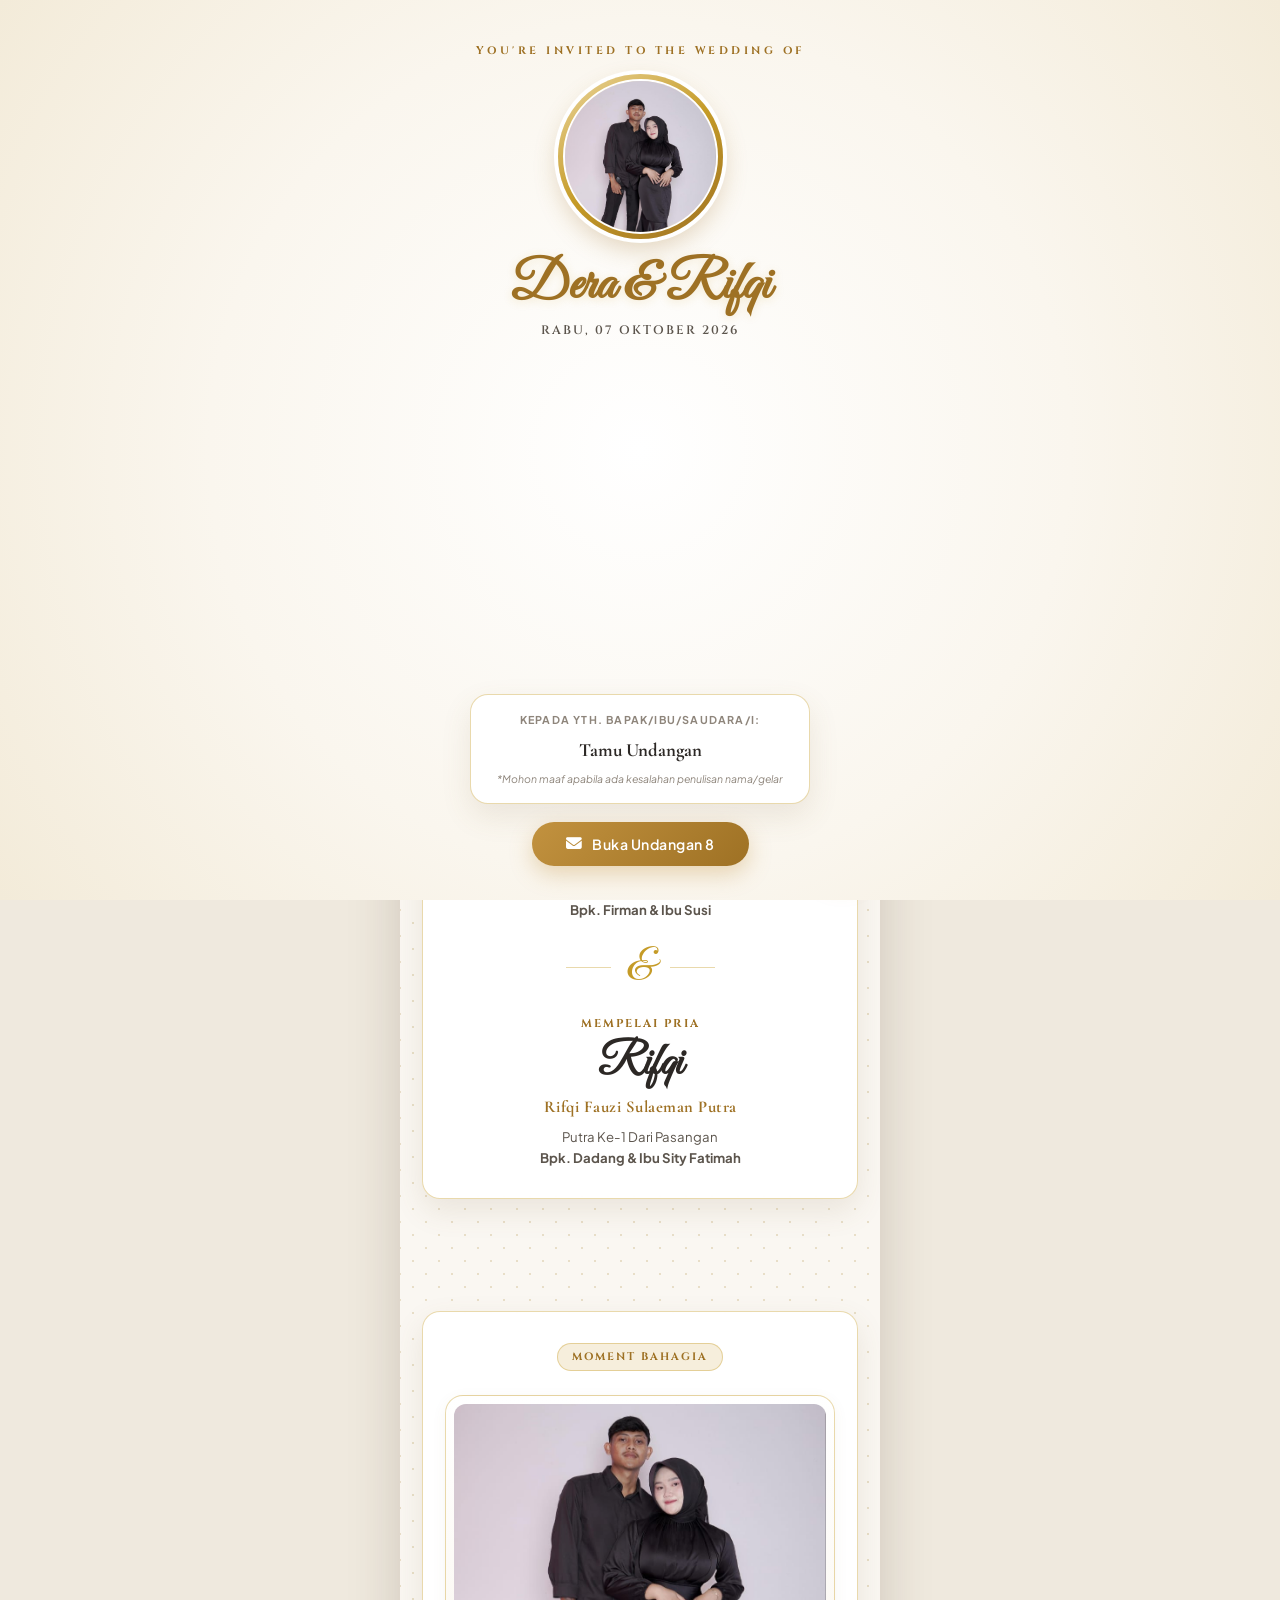
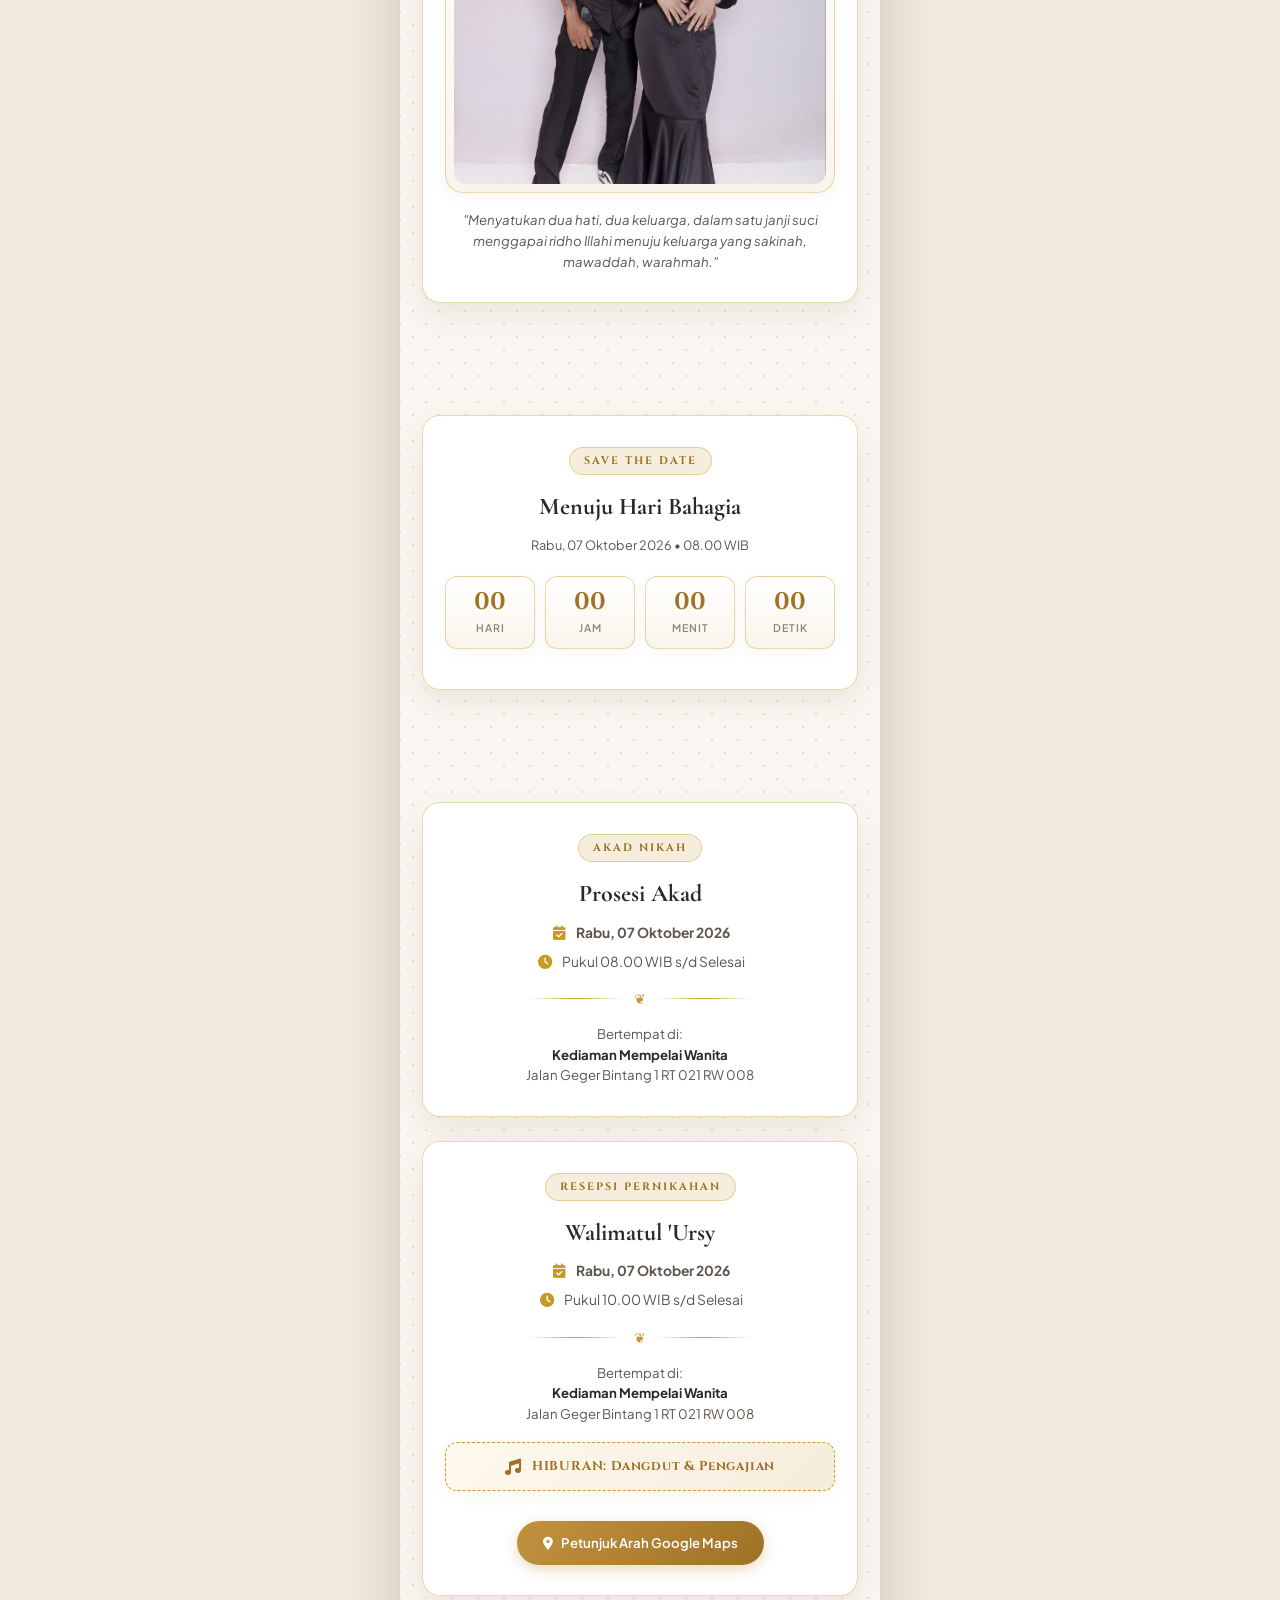
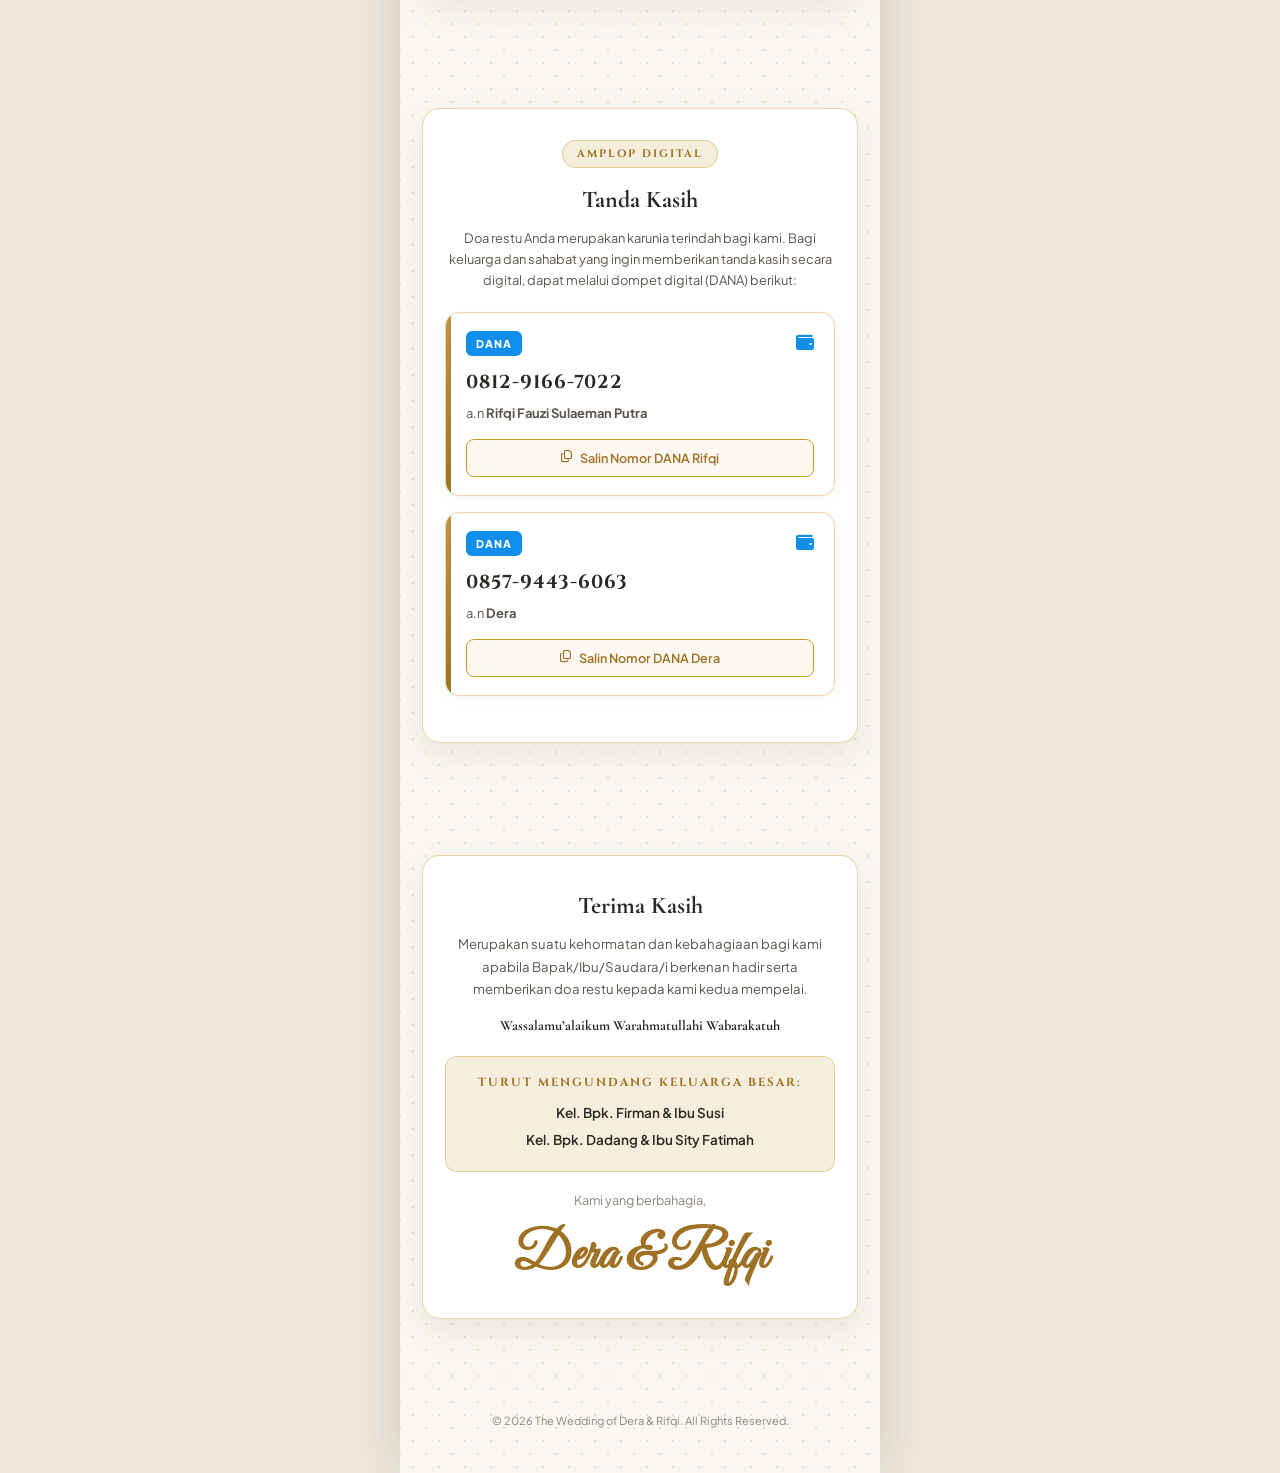
<file: index.html>
<!DOCTYPE html>
<html lang="id">
<head>
  <meta charset="UTF-8">
  <meta name="viewport" content="width=device-width, initial-scale=1.0, maximum-scale=1.0, user-scalable=no">
  <title>The Wedding of Dera &amp; Rifqi | Undangan Pernikahan</title>
  <meta name="description" content="Pernikahan Dera & Rifqi Fauzi Sulaeman Putra - Rabu, 07 Oktober 2026. Merupakan suatu kehormatan dan kebahagiaan bagi kami apabila Bapak/Ibu/Saudara/i berkenan hadir.">

  <!-- Open Graph Meta Tags -->
  <meta property="og:type" content="website">
  <meta property="og:title" content="The Wedding of Dera &amp; Rifqi">
  <meta property="og:description" content="Kami mengundang Bapak/Ibu/Saudara/i untuk menghadiri pernikahan kami pada Rabu, 07 Oktober 2026.">
  <meta property="og:image" content="assets/foto-pengantin.jpg">

  <!-- Favicon -->
  <link rel="icon" href="data:image/svg+xml,<svg xmlns=%22http://www.w3.org/2000/svg%22 viewBox=%220 0 100 100%22><text y=%22.9em%22 font-size=%2290%22>💍</text></svg>">

  <!-- Font Awesome 6 Icons -->
  <link rel="stylesheet" href="https://cdnjs.cloudflare.com/ajax/libs/font-awesome/6.5.1/css/all.min.css">

  <!-- Stylesheet -->
  <link rel="stylesheet" href="style.css">
</head>
<body class="locked">

  <!-- =========================================================================
       AUDIO ELEMENT & FLOATING BUTTON
       ========================================================================= -->
  <audio id="bg-audio" loop src="assets/musik.mp3" preload="auto"></audio>

  <button type="button" id="floatingMusicBtn" class="floating-music-btn" aria-label="Toggle Musik" title="Putar / Jeda Musik">
    <i id="musicIcon" class="fa-solid fa-compact-disc"></i>
  </button>
  <div id="musicHintPill" class="music-hint-pill" style="display: none;">
    <i class="fa-solid fa-volume-high"></i>
    <span>Sentuh layar untuk putar musik</span>
  </div>

  <!-- =========================================================================
       1. COVER OVERLAY (MODAL AWAL / SCREENSHOT THEME)
       ========================================================================= -->
  <div id="coverOverlay" class="cover-overlay">
    <div class="cover-inner">
      
      <!-- Top Content -->
      <div style="width: 100%;">
        <!-- Aksen pita geometris tipis bernuansa emas elegan -->
        <div class="cover-ornament-header">
          <span class="geom-line"></span>
          <span class="header-tag">YOU'RE INVITED TO THE WEDDING OF</span>
          <span class="geom-line reverse"></span>
        </div>

        <!-- Bingkai Foto Pengantin: Circle dengan border ganda emas elegan -->
        <div class="cover-photo-circle-wrap">
          <div class="cover-photo-circle">
            <img 
              src="assets/foto-pengantin.jpeg" 
              alt="Mempelai Dera &amp; Rifqi" 
              onerror="this.onerror=null; this.src='assets/foto-pengantin.jpg';"
            >
          </div>
        </div>

        <!-- Nama Pasangan & Tanggal -->
        <h1 class="cover-names">Dera &amp; Rifqi</h1>
        <p class="cover-date">Rabu, 07 Oktober 2026</p>
      </div>

      <!-- Bottom Content: Kartu Nama Tamu Rounded 18px & Tombol Buka Undangan -->
      <div style="width: 100%;">
        <div class="guest-card-box">
          <p class="guest-card-label">KEPADA YTH. BAPAK/IBU/SAUDARA/I:</p>
          <h2 id="guestNameDisplay" class="guest-card-name">Tamu Undangan</h2>
          <p class="guest-card-sub">*Mohon maaf apabila ada kesalahan penulisan nama/gelar</p>
        </div>

        <button type="button" id="btnOpenInvite" class="btn-open-invite">
          <i class="fa-solid fa-envelope"></i>
          <span id="btnOpenText">Buka Undangan 10</span>
        </button>
      </div>

    </div>
  </div>

  <!-- =========================================================================
       MAIN CONTENT CONTAINER (480PX MOBILE-FIRST)
       ========================================================================= -->
  <div class="main-wrapper">

    <!-- SECTION 1: HERO & PEMBUKA ISLAMI -->
    <section class="section-pad reveal-item" style="padding-top: 48px;">
      <span class="section-tag">The Wedding Celebration</span>
      <h2 class="hero-names">Dera &amp; Rifqi</h2>
      <p class="hero-date">Rabu, 07 Oktober 2026</p>

      <div class="ornament-divider">
        <span class="line"></span>
        <span class="icon">❦</span>
        <span class="line"></span>
      </div>

      <div class="card-luxury">
        <p class="arabic-basmalah">بِسْمِ اللَّهِ الرَّحْمَٰنِ الرَّحِيمِ</p>
        <h3 class="salam-heading">Assalamu’alaikum Warahmatullahi Wabarakatuh</h3>
        <p style="font-size: 0.88rem; line-height: 1.7; color: var(--text-body);">
          Maha Suci Allah SWT yang telah menciptakan makhluk-Nya berpasang-pasangan. Dengan memohon rahmat dan ridho-Nya, kami bermaksud mengundang Bapak/Ibu/Saudara/i untuk menghadiri syukuran pernikahan kami.
        </p>

        <div class="ornament-divider" style="margin: 14px auto;">
          <span class="line"></span>
          <span class="icon">✦</span>
          <span class="line"></span>
        </div>

        <p class="quote-verse">
          "Dan di antara tanda-tanda kekuasaan-Nya ialah Dia menciptakan untukmu isteri-isteri dari jenismu sendiri, supaya kamu cenderung dan merasa tenteram kepadanya, dan dijadikan-Nya diantaramu rasa kasih dan sayang."<br>
          <strong>(QS. Ar-Rum: 21)</strong>
        </p>
      </div>
    </section>

    <!-- SECTION 2: PROFIL KEDUA MEMPELAI -->
    <section class="section-pad reveal-item">
      <div class="card-luxury">
        
        <!-- Mempelai Wanita -->
        <div>
          <p class="couple-role">Mempelai Wanita</p>
          <h3 class="couple-name">Dera</h3>
          <p class="couple-parents">
            Putri Ke-1 Dari Pasangan<br>
            <strong>Bpk. Firman &amp; Ibu Susi</strong>
          </p>
        </div>

        <!-- Ampersand -->
        <div class="ampersand-divider">&amp;</div>

        <!-- Mempelai Pria -->
        <div>
          <p class="couple-role">Mempelai Pria</p>
          <h3 class="couple-name" style="font-size: 2.9rem;">Rifqi</h3>
          <p class="couple-fullname">Rifqi Fauzi Sulaeman Putra</p>
          <p class="couple-parents">
            Putra Ke-1 Dari Pasangan<br>
            <strong>Bpk. Dadang &amp; Ibu Sity Fatimah</strong>
          </p>
        </div>

      </div>
    </section>

    <!-- SECTION 3: 1 GALERI FOTO SPESIAL -->
    <section class="section-pad reveal-item">
      <div class="card-luxury">
        <span class="section-tag">Moment Bahagia</span>
        <div class="special-photo-card">
          <img 
            src="assets/foto-pengantin.jpeg" 
            alt="Mempelai Dera &amp; Rifqi" 
            loading="lazy"
            onerror="this.onerror=null; this.src='assets/foto-pengantin.jpg';"
          >
        </div>
        <p class="special-photo-caption">
          "Menyatukan dua hati, dua keluarga, dalam satu janji suci menggapai ridho Illahi menuju keluarga yang sakinah, mawaddah, warahmah."
        </p>
      </div>
    </section>

    <!-- SECTION 4: COUNTDOWN TIMER -->
    <section class="section-pad reveal-item">
      <div class="card-luxury">
        <span class="section-tag">Save The Date</span>
        <h3 class="section-title">Menuju Hari Bahagia</h3>
        <p style="font-size: 0.85rem; color: var(--text-body);">Rabu, 07 Oktober 2026 • 08.00 WIB</p>

        <div class="countdown-grid">
          <div class="countdown-box">
            <span class="countdown-number" id="timerDays">00</span>
            <span class="countdown-label">Hari</span>
          </div>
          <div class="countdown-box">
            <span class="countdown-number" id="timerHours">00</span>
            <span class="countdown-label">Jam</span>
          </div>
          <div class="countdown-box">
            <span class="countdown-number" id="timerMinutes">00</span>
            <span class="countdown-label">Menit</span>
          </div>
          <div class="countdown-box">
            <span class="countdown-number" id="timerSeconds">00</span>
            <span class="countdown-label">Detik</span>
          </div>
        </div>
      </div>
    </section>

    <!-- SECTION 5: DETAIL RANGKAIAN ACARA -->
    <section class="section-pad reveal-item">
      
      <!-- Card Akad Nikah -->
      <div class="card-luxury">
        <span class="section-tag">Akad Nikah</span>
        <h3 class="section-title">Prosesi Akad</h3>
        
        <div class="event-info-row">
          <i class="fa-solid fa-calendar-check"></i>
          <strong>Rabu, 07 Oktober 2026</strong>
        </div>

        <div class="event-info-row">
          <i class="fa-solid fa-clock"></i>
          <span>Pukul 08.00 WIB s/d Selesai</span>
        </div>

        <div class="ornament-divider" style="margin: 14px auto;">
          <span class="line"></span>
          <span class="icon">❦</span>
          <span class="line"></span>
        </div>

        <p class="event-address">
          Bertempat di:<br>
          <strong style="color: var(--text-dark);">Kediaman Mempelai Wanita</strong><br>
          Jalan Geger Bintang 1 RT 021 RW 008
        </p>
      </div>

      <!-- Card Resepsi Pernikahan -->
      <div class="card-luxury">
        <span class="section-tag">Resepsi Pernikahan</span>
        <h3 class="section-title">Walimatul 'Ursy</h3>
        
        <div class="event-info-row">
          <i class="fa-solid fa-calendar-check"></i>
          <strong>Rabu, 07 Oktober 2026</strong>
        </div>

        <div class="event-info-row">
          <i class="fa-solid fa-clock"></i>
          <span>Pukul 10.00 WIB s/d Selesai</span>
        </div>

        <div class="ornament-divider" style="margin: 14px auto;">
          <span class="line"></span>
          <span class="icon">❦</span>
          <span class="line"></span>
        </div>

        <p class="event-address">
          Bertempat di:<br>
          <strong style="color: var(--text-dark);">Kediaman Mempelai Wanita</strong><br>
          Jalan Geger Bintang 1 RT 021 RW 008
        </p>

        <!-- Keterangan Tambahan Hiburan -->
        <div class="entertainment-banner">
          <i class="fa-solid fa-music"></i>
          <span>HIBURAN: Dangdut &amp; Pengajian</span>
        </div>

        <!-- Tombol Petunjuk Arah Google Maps -->
        <a 
          href="https://maps.app.goo.gl/irq2x6VBuExFB4FT8" 
          target="_blank" 
          rel="noopener noreferrer" 
          class="btn-gmaps"
        >
          <i class="fa-solid fa-location-dot"></i>
          <span>Petunjuk Arah Google Maps</span>
        </a>
      </div>

    </section>

    <!-- SECTION 6: TANDA KASIH / AMPLOP DIGITAL DANA -->
    <section class="section-pad reveal-item">
      <div class="card-luxury">
        <span class="section-tag">Amplop Digital</span>
        <h3 class="section-title">Tanda Kasih</h3>
        <p style="font-size: 0.86rem; color: var(--text-body); margin-bottom: 20px;">
          Doa restu Anda merupakan karunia terindah bagi kami. Bagi keluarga dan sahabat yang ingin memberikan tanda kasih secara digital, dapat melalui dompet digital (DANA) berikut:
        </p>

        <!-- Kartu 1: DANA a.n Rifqi Fauzi Sulaeman Putra -->
        <div class="dana-card">
          <div class="dana-card-top">
            <span class="dana-badge">DANA</span>
            <i class="fa-solid fa-wallet" style="color: #108EE9; font-size: 1.2rem;"></i>
          </div>
          <div class="dana-number">0812-9166-7022</div>
          <p class="dana-owner">a.n <strong>Rifqi Fauzi Sulaeman Putra</strong></p>
          <button 
            type="button" 
            class="btn-copy-dana" 
            id="btnCopyRifqi" 
            onclick="copyDanaNumber('081291667022', 'btnCopyRifqi', 'Salin Nomor DANA Rifqi')"
          >
            <i class="fa-regular fa-copy"></i>
            <span>Salin Nomor DANA Rifqi</span>
          </button>
        </div>

        <!-- Kartu 2: DANA a.n Dera -->
        <div class="dana-card">
          <div class="dana-card-top">
            <span class="dana-badge">DANA</span>
            <i class="fa-solid fa-wallet" style="color: #108EE9; font-size: 1.2rem;"></i>
          </div>
          <div class="dana-number">0857-9443-6063</div>
          <p class="dana-owner">a.n <strong>Dera</strong></p>
          <button 
            type="button" 
            class="btn-copy-dana" 
            id="btnCopyDera" 
            onclick="copyDanaNumber('085794436063', 'btnCopyDera', 'Salin Nomor DANA Dera')"
          >
            <i class="fa-regular fa-copy"></i>
            <span>Salin Nomor DANA Dera</span>
          </button>
        </div>

      </div>
    </section>

    <!-- SECTION 7: PENUTUP & KELUARGA BESAR -->
    <section class="section-pad reveal-item">
      <div class="card-luxury">
        <h3 class="section-title">Terima Kasih</h3>
        <p style="font-size: 0.88rem; line-height: 1.7; color: var(--text-body); margin-bottom: 14px;">
          Merupakan suatu kehormatan dan kebahagiaan bagi kami apabila Bapak/Ibu/Saudara/i berkenan hadir serta memberikan doa restu kepada kami kedua mempelai.
        </p>

        <p class="salam-heading" style="font-size: 0.95rem; margin-bottom: 16px;">
          Wassalamu’alaikum Warahmatullahi Wabarakatuh
        </p>

        <!-- Nama Keluarga Besar -->
        <div class="family-box">
          <p class="family-title">Turut Mengundang Keluarga Besar:</p>
          <p class="family-name">Kel. Bpk. Firman &amp; Ibu Susi</p>
          <p class="family-name">Kel. Bpk. Dadang &amp; Ibu Sity Fatimah</p>
        </div>

        <p style="font-size: 0.84rem; color: var(--text-muted); margin-top: 14px;">Kami yang berbahagia,</p>
        <h2 class="closing-signature">Dera &amp; Rifqi</h2>
      </div>
    </section>

    <!-- FOOTER -->
    <footer class="footer-bar">
      <p>&copy; 2026 The Wedding of Dera &amp; Rifqi. All Rights Reserved.</p>
    </footer>

  </div>

  <!-- Toast Notification -->
  <div id="toastNotice" class="toast-notice">
    <i class="fa-solid fa-circle-check"></i>
    <span id="toastNoticeText">Nomor DANA berhasil disalin!</span>
  </div>

  <!-- JavaScript -->
  <script src="script.js"></script>
</body>
</html>
</file>
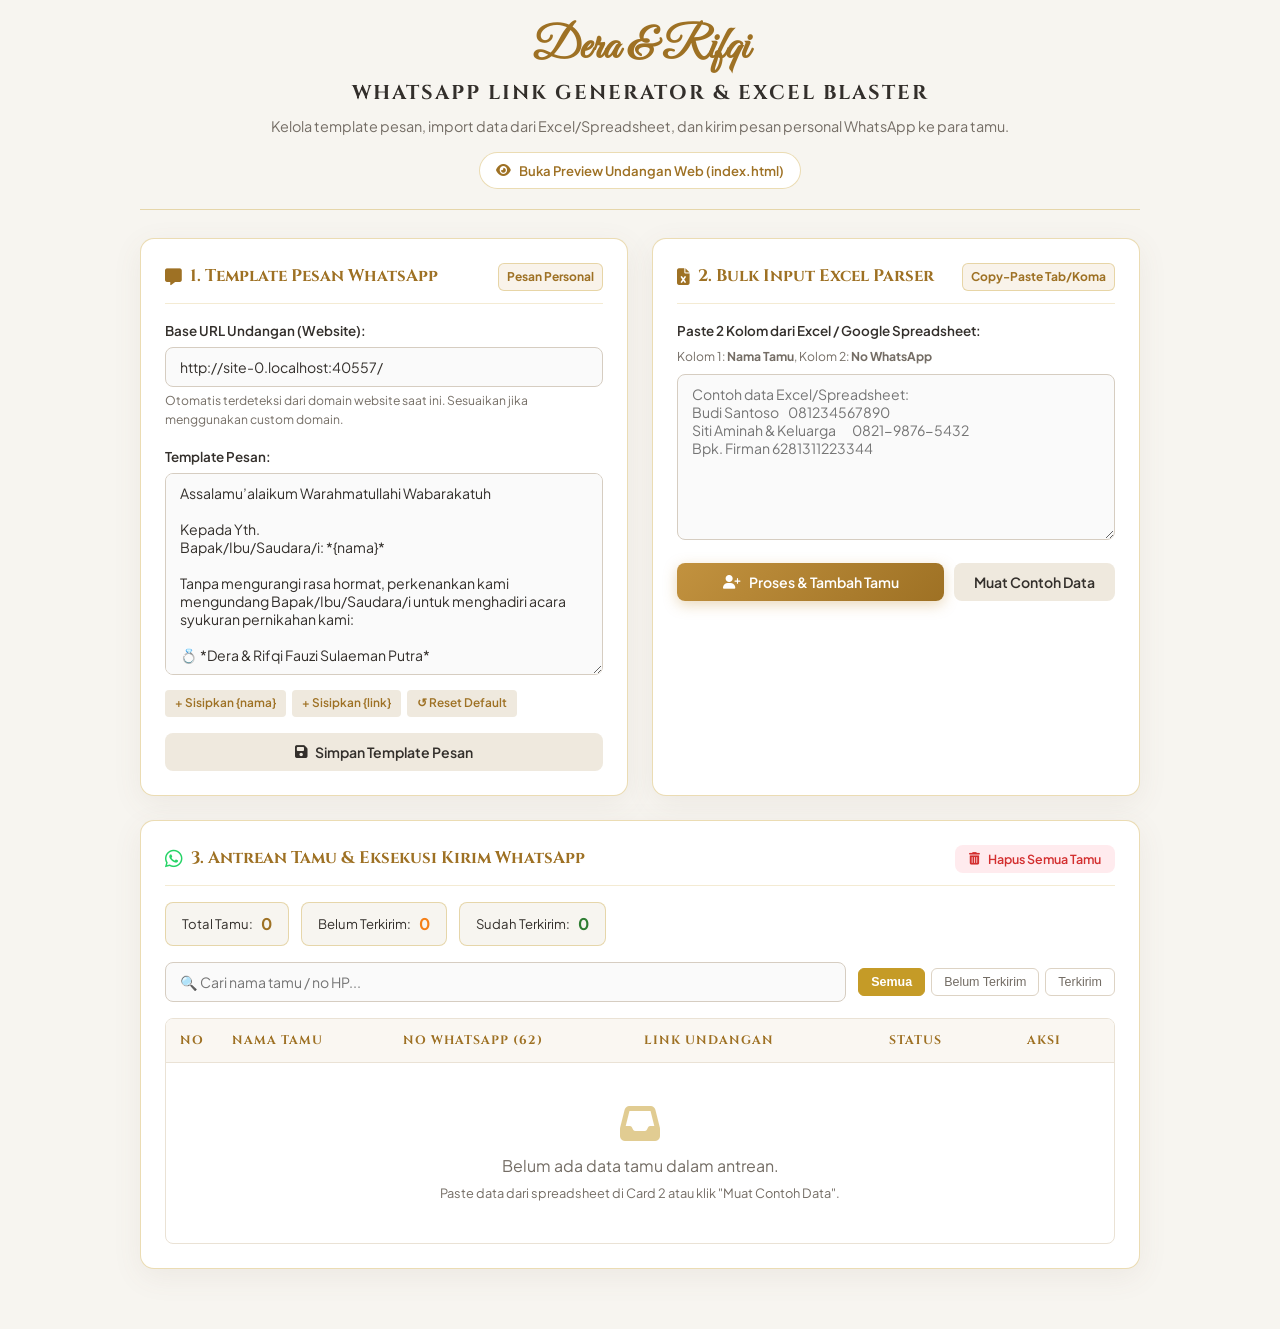
<file: generator.html>
<!DOCTYPE html>
<html lang="id">
<head>
  <meta charset="UTF-8">
  <meta name="viewport" content="width=device-width, initial-scale=1.0">
  <title>WhatsApp Link Generator &amp; Excel Blaster | Dera &amp; Rifqi</title>
  <meta name="description" content="Dashboard Generator Link Undangan dan WhatsApp Sender Pernikahan Dera & Rifqi.">
  
  <link rel="icon" href="data:image/svg+xml,<svg xmlns=%22http://www.w3.org/2000/svg%22 viewBox=%220 0 100 100%22><text y=%22.9em%22 font-size=%2290%22>💌</text></svg>">
  
  <!-- Font Awesome 6 Icons -->
  <link rel="stylesheet" href="https://cdnjs.cloudflare.com/ajax/libs/font-awesome/6.5.1/css/all.min.css">

  <!-- Google Fonts -->
  <link rel="preconnect" href="https://fonts.googleapis.com">
  <link rel="preconnect" href="https://fonts.gstatic.com" crossorigin>
  <link href="https://fonts.googleapis.com/css2?family=Cinzel:wght@600;700&family=Great+Vibes&family=Plus+Jakarta+Sans:wght@400;500;600;700&display=swap" rel="stylesheet">

  <style>
    :root {
      --bg-body: #F7F5F0;
      --bg-card: #FFFFFF;
      --gold-primary: #C59B27;
      --gold-dark: #9E7124;
      --gold-light: #F9F3EA;
      --gold-border: rgba(197, 155, 39, 0.35);
      --text-main: #332F2B;
      --text-muted: #746D65;
      --wa-green: #25D366;
      --radius-sm: 8px;
      --radius-md: 14px;
      --radius-lg: 20px;
      --shadow: 0 8px 30px rgba(110, 95, 75, 0.08);
      --font-body: 'Plus Jakarta Sans', sans-serif;
      --font-title: 'Cinzel', serif;
      --font-script: 'Great Vibes', cursive;
    }

    * {
      box-sizing: border-box;
      margin: 0;
      padding: 0;
    }

    body {
      background-color: var(--bg-body);
      color: var(--text-main);
      font-family: var(--font-body);
      line-height: 1.6;
      padding: 24px 16px 60px 16px;
    }

    .container {
      max-width: 1000px;
      margin: 0 auto;
    }

    /* Header */
    .app-header {
      text-align: center;
      margin-bottom: 28px;
      padding-bottom: 20px;
      border-bottom: 1px solid var(--gold-border);
    }

    .app-title-script {
      font-family: var(--font-script);
      font-size: 2.8rem;
      color: var(--gold-dark);
      line-height: 1.1;
    }

    .app-title {
      font-family: var(--font-title);
      font-size: 1.25rem;
      letter-spacing: 2px;
      color: var(--text-main);
      margin-top: 4px;
      text-transform: uppercase;
      font-weight: 700;
    }

    .app-desc {
      font-size: 0.9rem;
      color: var(--text-muted);
      margin-top: 6px;
    }

    .nav-links {
      margin-top: 14px;
      display: flex;
      justify-content: center;
      gap: 12px;
    }

    .btn-nav {
      display: inline-flex;
      align-items: center;
      gap: 8px;
      font-size: 0.82rem;
      font-weight: 600;
      color: var(--gold-dark);
      text-decoration: none;
      padding: 7px 16px;
      background: #FFFFFF;
      border: 1px solid var(--gold-border);
      border-radius: 9999px;
      transition: all 0.2s ease;
    }

    .btn-nav:hover {
      background: var(--gold-primary);
      color: #FFFFFF;
      border-color: var(--gold-primary);
    }

    /* Grid Layout */
    .dashboard-grid {
      display: grid;
      grid-template-columns: 1fr;
      gap: 24px;
    }

    @media (min-width: 860px) {
      .dashboard-grid {
        grid-template-columns: 1fr 1fr;
      }
      .card-full {
        grid-column: span 2;
      }
    }

    /* Cards */
    .card {
      background: var(--bg-card);
      border: 1px solid var(--gold-border);
      border-radius: var(--radius-md);
      box-shadow: var(--shadow);
      padding: 24px;
      position: relative;
    }

    .card-header {
      display: flex;
      align-items: center;
      justify-content: space-between;
      margin-bottom: 16px;
      padding-bottom: 12px;
      border-bottom: 1px solid rgba(197, 155, 39, 0.2);
    }

    .card-title {
      font-family: var(--font-title);
      font-size: 1.05rem;
      font-weight: 700;
      color: var(--gold-dark);
      display: flex;
      align-items: center;
      gap: 8px;
    }

    .card-title-badge {
      background: var(--gold-light);
      color: var(--gold-dark);
      font-size: 0.75rem;
      font-weight: 700;
      padding: 3px 8px;
      border-radius: 6px;
      border: 1px solid var(--gold-border);
    }

    /* Form Controls */
    .form-group {
      margin-bottom: 16px;
    }

    .form-label {
      display: block;
      font-size: 0.84rem;
      font-weight: 600;
      color: var(--text-main);
      margin-bottom: 6px;
    }

    .form-hint {
      font-size: 0.76rem;
      color: var(--text-muted);
      margin-top: 4px;
    }

    .form-input,
    .form-textarea {
      width: 100%;
      padding: 10px 14px;
      border: 1px solid #D6CDC1;
      border-radius: var(--radius-sm);
      font-family: var(--font-body);
      font-size: 0.88rem;
      color: var(--text-main);
      background: #FAFAFA;
      transition: border-color 0.2s, box-shadow 0.2s;
    }

    .form-input:focus,
    .form-textarea:focus {
      outline: none;
      border-color: var(--gold-primary);
      box-shadow: 0 0 0 3px rgba(197, 155, 39, 0.2);
      background: #FFFFFF;
    }

    .form-textarea {
      resize: vertical;
      min-height: 160px;
    }

    .tag-container {
      display: flex;
      flex-wrap: wrap;
      gap: 6px;
      margin-top: 8px;
    }

    .tag-chip {
      background: #EFE9DE;
      color: var(--gold-dark);
      font-size: 0.74rem;
      font-weight: 600;
      padding: 4px 10px;
      border-radius: 4px;
      cursor: pointer;
      user-select: none;
    }

    .tag-chip:hover {
      background: var(--gold-primary);
      color: #FFFFFF;
    }

    /* Buttons */
    .btn {
      display: inline-flex;
      align-items: center;
      justify-content: center;
      gap: 8px;
      font-family: var(--font-body);
      font-size: 0.88rem;
      font-weight: 600;
      padding: 10px 20px;
      border-radius: var(--radius-sm);
      cursor: pointer;
      transition: all 0.2s ease;
      border: none;
    }

    .btn-primary {
      background: linear-gradient(135deg, #C2923F 0%, #9E7124 100%);
      color: #FFFFFF;
      box-shadow: 0 4px 14px rgba(194, 146, 63, 0.35);
    }

    .btn-primary:hover {
      box-shadow: 0 6px 18px rgba(194, 146, 63, 0.5);
      transform: translateY(-1px);
    }

    .btn-secondary {
      background: #EFE9DE;
      color: var(--text-main);
    }

    .btn-secondary:hover {
      background: #E2DACB;
    }

    .btn-danger {
      background: #FFEBEE;
      color: #D32F2F;
    }

    .btn-danger:hover {
      background: #FFCDD2;
    }

    .btn-wa {
      background: #25D366;
      color: #FFFFFF;
      padding: 7px 14px;
      font-size: 0.82rem;
      border-radius: 6px;
      text-decoration: none;
    }

    .btn-wa:hover {
      background: #1FB855;
    }

    .btn-wa-resend {
      background: #E8F5E9;
      color: #1B5E20;
      border: 1px solid #A5D6A7;
    }

    .btn-wa-resend:hover {
      background: #C8E6C9;
    }

    .btn-sm-copy {
      padding: 4px 8px;
      font-size: 0.75rem;
      background: #FAF7F2;
      border: 1px solid var(--gold-border);
      color: var(--gold-dark);
      border-radius: 4px;
      cursor: pointer;
    }

    .btn-sm-copy:hover {
      background: var(--gold-primary);
      color: #FFFFFF;
    }

    /* Stats Bar */
    .stats-bar {
      display: flex;
      flex-wrap: wrap;
      gap: 12px;
      margin-bottom: 16px;
    }

    .stat-pill {
      background: var(--bg-body);
      border: 1px solid var(--gold-border);
      padding: 8px 16px;
      border-radius: var(--radius-sm);
      font-size: 0.82rem;
      display: flex;
      align-items: center;
      gap: 8px;
    }

    .stat-num {
      font-weight: 700;
      font-size: 1rem;
      color: var(--gold-dark);
    }

    /* Search & Filter Toolbar */
    .toolbar-row {
      display: flex;
      flex-wrap: wrap;
      align-items: center;
      justify-content: space-between;
      gap: 12px;
      margin-bottom: 16px;
    }

    .search-box {
      flex: 1;
      min-width: 200px;
    }

    .filter-group {
      display: flex;
      gap: 6px;
    }

    .filter-btn {
      font-size: 0.78rem;
      padding: 6px 12px;
      border-radius: 6px;
      border: 1px solid #DDD3C4;
      background: #FFFFFF;
      cursor: pointer;
      color: var(--text-muted);
    }

    .filter-btn.active {
      background: var(--gold-primary);
      color: #FFFFFF;
      border-color: var(--gold-primary);
      font-weight: 600;
    }

    /* Table */
    .table-container {
      width: 100%;
      overflow-x: auto;
      border-radius: var(--radius-sm);
      border: 1px solid #EAE2D5;
      background: #FFFFFF;
    }

    table {
      width: 100%;
      border-collapse: collapse;
      text-align: left;
      font-size: 0.85rem;
    }

    th {
      background: #FAF7F2;
      color: var(--gold-dark);
      font-family: var(--font-title);
      font-weight: 700;
      font-size: 0.76rem;
      letter-spacing: 1px;
      padding: 12px 14px;
      border-bottom: 1px solid #EAE2D5;
      text-transform: uppercase;
    }

    td {
      padding: 12px 14px;
      border-bottom: 1px solid #F0EBE1;
      vertical-align: middle;
    }

    tr:last-child td {
      border-bottom: none;
    }

    tr:hover td {
      background-color: #FDFAF5;
    }

    /* Badges */
    .badge {
      display: inline-block;
      padding: 4px 10px;
      border-radius: 9999px;
      font-size: 0.74rem;
      font-weight: 600;
    }

    .badge-pending {
      background: #FFF8E1;
      color: #F57F17;
      border: 1px solid #FFE082;
    }

    .badge-sent {
      background: #E8F5E9;
      color: #2E7D32;
      border: 1px solid #A5D6A7;
    }

    .guest-link-cell {
      max-width: 220px;
      white-space: nowrap;
      overflow: hidden;
      text-overflow: ellipsis;
      font-family: monospace;
      font-size: 0.76rem;
      color: var(--text-muted);
    }

    .empty-state {
      text-align: center;
      padding: 40px 20px;
      color: var(--text-muted);
    }

    .empty-state i {
      font-size: 2.5rem;
      color: var(--gold-primary);
      opacity: 0.5;
      margin-bottom: 10px;
    }

    /* Toast */
    .toast {
      position: fixed;
      bottom: 24px;
      right: 24px;
      background: #332F2B;
      color: #FFFFFF;
      padding: 12px 20px;
      border-radius: 8px;
      font-size: 0.85rem;
      box-shadow: 0 6px 20px rgba(0,0,0,0.25);
      display: flex;
      align-items: center;
      gap: 10px;
      opacity: 0;
      transform: translateY(20px);
      transition: all 0.3s ease;
      z-index: 99999;
      pointer-events: none;
    }

    .toast.show {
      opacity: 1;
      transform: translateY(0);
    }
  </style>
</head>
<body>

  <div class="container">
    <!-- Header -->
    <header class="app-header">
      <h1 class="app-title-script">Dera &amp; Rifqi</h1>
      <h2 class="app-title">WhatsApp Link Generator &amp; Excel Blaster</h2>
      <p class="app-desc">Kelola template pesan, import data dari Excel/Spreadsheet, dan kirim pesan personal WhatsApp ke para tamu.</p>
      
      <div class="nav-links">
        <a href="index.html" target="_blank" class="btn-nav">
          <i class="fa-solid fa-eye"></i>
          <span>Buka Preview Undangan Web (index.html)</span>
        </a>
      </div>
    </header>

    <div class="dashboard-grid">

      <!-- =====================================================================
           CARD 1: TEMPLATE PESAN WHATSAPP
           ===================================================================== -->
      <div class="card">
        <div class="card-header">
          <h3 class="card-title">
            <i class="fa-solid fa-message"></i>
            1. Template Pesan WhatsApp
          </h3>
          <span class="card-title-badge">Pesan Personal</span>
        </div>

        <div class="form-group">
          <label class="form-label" for="baseUrlInput">Base URL Undangan (Website):</label>
          <input type="url" id="baseUrlInput" class="form-input" placeholder="https://derarifqi.github.io/wedding/">
          <p class="form-hint">Otomatis terdeteksi dari domain website saat ini. Sesuaikan jika menggunakan custom domain.</p>
        </div>

        <div class="form-group">
          <label class="form-label" for="messageTemplate">Template Pesan:</label>
          <textarea id="messageTemplate" class="form-textarea" rows="10">Assalamu’alaikum Warahmatullahi Wabarakatuh

Kepada Yth.
Bapak/Ibu/Saudara/i: *{nama}*

Tanpa mengurangi rasa hormat, perkenankan kami mengundang Bapak/Ibu/Saudara/i untuk menghadiri acara syukuran pernikahan kami:

💍 *Dera & Rifqi Fauzi Sulaeman Putra*

🗓 *Rabu, 07 Oktober 2026*
📍 Kediaman Mempelai Wanita — Jalan Geger Bintang 1 RT 021 RW 008

Berikut tautan undangan digital Anda untuk informasi lengkap prosesi dan petunjuk arah lokasi:
👉 {link}

_*) Catatan: Apabila tautan di atas belum bisa diklik (belum berwarna biru), mohon simpan nomor ini ke kontak Anda atau balas pesan ini dengan ketik "OK"._

Merupakan suatu kehormatan dan kebahagiaan bagi kami apabila Bapak/Ibu/Saudara/i berkenan hadir dan memberikan doa restu kepada kami kedua mempelai.

Wassalamu’alaikum Warahmatullahi Wabarakatuh
- Dera & Rifqi -</textarea>
          <div class="tag-container">
            <span class="tag-chip" onclick="insertTag('{nama}')">+ Sisipkan {nama}</span>
            <span class="tag-chip" onclick="insertTag('{link}')">+ Sisipkan {link}</span>
            <span class="tag-chip" onclick="resetDefaultTemplate()">↺ Reset Default</span>
          </div>
        </div>

        <div class="form-group" style="margin-bottom: 0;">
          <button type="button" class="btn btn-secondary" onclick="saveTemplateSetting()" style="width: 100%;">
            <i class="fa-solid fa-floppy-disk"></i>
            Simpan Template Pesan
          </button>
        </div>
      </div>

      <!-- =====================================================================
           CARD 2: BULK INPUT PARSER (EXCEL / SPREADSHEET)
           ===================================================================== -->
      <div class="card">
        <div class="card-header">
          <h3 class="card-title">
            <i class="fa-solid fa-file-excel"></i>
            2. Bulk Input Excel Parser
          </h3>
          <span class="card-title-badge">Copy-Paste Tab/Koma</span>
        </div>

        <div class="form-group">
          <label class="form-label" for="bulkTextInput">
            Paste 2 Kolom dari Excel / Google Spreadsheet:
          </label>
          <p class="form-hint" style="margin-bottom: 8px;">
            Kolom 1: <strong>Nama Tamu</strong>, Kolom 2: <strong>No WhatsApp</strong>
          </p>
          <textarea 
            id="bulkTextInput" 
            class="form-textarea" 
            rows="8" 
            placeholder="Contoh data Excel/Spreadsheet:&#10;Budi Santoso&#09;081234567890&#10;Siti Aminah & Keluarga&#09;0821-9876-5432&#10;Bpk. Firman&#09;6281311223344"
          ></textarea>
        </div>

        <div style="display: flex; gap: 10px; flex-wrap: wrap;">
          <button type="button" class="btn btn-primary" onclick="parseBulkInput()" style="flex: 1;">
            <i class="fa-solid fa-user-plus"></i>
            Proses &amp; Tambah Tamu
          </button>
          <button type="button" class="btn btn-secondary" onclick="loadSampleData()">
            Muat Contoh Data
          </button>
        </div>
      </div>

      <!-- =====================================================================
           CARD 3: ANTREAN & EKSEKUSI KIRIM WA (TABLE VIEW)
           ===================================================================== -->
      <div class="card card-full">
        <div class="card-header">
          <h3 class="card-title">
            <i class="fa-brands fa-whatsapp" style="color: #25D366; font-size: 1.25rem;"></i>
            3. Antrean Tamu &amp; Eksekusi Kirim WhatsApp
          </h3>
          <button type="button" class="btn btn-danger" onclick="clearAllGuests()" style="padding: 6px 14px; font-size: 0.78rem;">
            <i class="fa-solid fa-trash-can"></i>
            Hapus Semua Tamu
          </button>
        </div>

        <!-- Summary Statistics -->
        <div class="stats-bar">
          <div class="stat-pill">
            <span>Total Tamu:</span>
            <span class="stat-num" id="statTotal">0</span>
          </div>
          <div class="stat-pill">
            <span>Belum Terkirim:</span>
            <span class="stat-num" id="statPending" style="color: #F57F17;">0</span>
          </div>
          <div class="stat-pill">
            <span>Sudah Terkirim:</span>
            <span class="stat-num" id="statSent" style="color: #2E7D32;">0</span>
          </div>
        </div>

        <!-- Toolbar: Search & Filter -->
        <div class="toolbar-row">
          <div class="search-box">
            <input type="text" id="searchInput" class="form-input" placeholder="🔍 Cari nama tamu / no HP..." oninput="filterGuestTable()">
          </div>
          <div class="filter-group">
            <button type="button" class="filter-btn active" onclick="setFilter('all', this)">Semua</button>
            <button type="button" class="filter-btn" onclick="setFilter('pending', this)">Belum Terkirim</button>
            <button type="button" class="filter-btn" onclick="setFilter('sent', this)">Terkirim</button>
          </div>
        </div>

        <!-- Table View -->
        <div class="table-container">
          <table>
            <thead>
              <tr>
                <th style="width: 45px; text-align: center;">No</th>
                <th>Nama Tamu</th>
                <th>No WhatsApp (62)</th>
                <th>Link Undangan</th>
                <th style="text-align: center;">Status</th>
                <th style="text-align: center; width: 140px;">Aksi</th>
              </tr>
            </thead>
            <tbody id="guestTableBody">
              <!-- Rendered via JavaScript -->
            </tbody>
          </table>
          <div id="emptyState" class="empty-state" style="display: none;">
            <i class="fa-solid fa-inbox"></i>
            <p>Belum ada data tamu dalam antrean.</p>
            <p style="font-size: 0.8rem; margin-top: 4px;">Paste data dari spreadsheet di Card 2 atau klik "Muat Contoh Data".</p>
          </div>
        </div>
      </div>

    </div>
  </div>

  <!-- Toast Notification -->
  <div id="toast" class="toast">
    <i class="fa-solid fa-circle-check" style="color: #81C784;"></i>
    <span id="toastContent">Pesan berhasil disimpan!</span>
  </div>

  <!-- =========================================================================
       GENERATOR & PARSER JAVASCRIPT LOGIC
       ========================================================================= -->
  <script>
    let guests = [];
    let currentFilter = 'all';

    const STORAGE_KEY_GUESTS = 'wedding_dera_rifqi_guests_v2';
    const STORAGE_KEY_TEMPLATE = 'wedding_dera_rifqi_template_v3';
    const STORAGE_KEY_BASE_URL = 'wedding_dera_rifqi_baseurl_v2';

    document.addEventListener('DOMContentLoaded', () => {
      initBaseUrl();
      loadSavedTemplate();
      loadSavedGuests();
      renderTable();
    });

    /**
     * Otomatis deteksi Base URL yang tepat (mendukung GitHub Pages subpath atau root domain)
     */
    function initBaseUrl() {
      const savedBase = localStorage.getItem(STORAGE_KEY_BASE_URL);
      const input = document.getElementById('baseUrlInput');

      if (savedBase) {
        input.value = savedBase;
      } else {
        let currentUrl = window.location.href.split('?')[0].split('#')[0];
        if (currentUrl.endsWith('generator.html')) {
          currentUrl = currentUrl.replace('generator.html', '');
        } else if (!currentUrl.endsWith('/')) {
          currentUrl = currentUrl + '/';
        }
        input.value = currentUrl;
      }

      input.addEventListener('change', () => {
        let val = input.value.trim();
        if (val && !val.endsWith('/')) {
          val += '/';
          input.value = val;
        }
        localStorage.setItem(STORAGE_KEY_BASE_URL, val);
        renderTable();
      });
    }

    function getBaseUrl() {
      const input = document.getElementById('baseUrlInput');
      let val = input.value.trim();
      if (!val) {
        let currentUrl = window.location.href.split('?')[0].split('#')[0].replace('generator.html', '');
        if (!currentUrl.endsWith('/')) currentUrl += '/';
        return currentUrl;
      }
      if (!val.endsWith('/')) val += '/';
      return val;
    }

    /**
     * Template Storage & Handlers
     */
    function loadSavedTemplate() {
      const saved = localStorage.getItem(STORAGE_KEY_TEMPLATE);
      if (saved) {
        document.getElementById('messageTemplate').value = saved;
      }
    }

    function saveTemplateSetting() {
      const val = document.getElementById('messageTemplate').value;
      localStorage.setItem(STORAGE_KEY_TEMPLATE, val);
      showToast('Template pesan berhasil disimpan!');
    }

    function insertTag(tag) {
      const textarea = document.getElementById('messageTemplate');
      const start = textarea.selectionStart;
      const end = textarea.selectionEnd;
      const text = textarea.value;
      textarea.value = text.substring(0, start) + tag + text.substring(end);
      textarea.focus();
      textarea.selectionStart = textarea.selectionEnd = start + tag.length;
      saveTemplateSetting();
    }

    function resetDefaultTemplate() {
      if (confirm('Kembalikan template ke pesan bawaan?')) {
        document.getElementById('messageTemplate').value = 
`Assalamu’alaikum Warahmatullahi Wabarakatuh

Kepada Yth.
Bapak/Ibu/Saudara/i: *{nama}*

Tanpa mengurangi rasa hormat, perkenankan kami mengundang Bapak/Ibu/Saudara/i untuk menghadiri acara syukuran pernikahan kami:

💍 *Dera & Rifqi Fauzi Sulaeman Putra*

🗓 *Rabu, 07 Oktober 2026*
📍 Kediaman Mempelai Wanita — Jalan Geger Bintang 1 RT 021 RW 008

Berikut tautan undangan digital Anda untuk informasi lengkap prosesi dan petunjuk arah lokasi:
👉 {link}

_*) Catatan: Apabila tautan di atas belum bisa diklik (belum berwarna biru), mohon simpan nomor ini ke kontak Anda atau balas pesan ini dengan ketik "OK"._

Merupakan suatu kehormatan dan kebahagiaan bagi kami apabila Bapak/Ibu/Saudara/i berkenan hadir dan memberikan doa restu kepada kami kedua mempelai.

Wassalamu’alaikum Warahmatullahi Wabarakatuh
- Dera & Rifqi -`;
        saveTemplateSetting();
      }
    }

    /**
     * Normalisasi Nomor WhatsApp Cerdas:
     * - Hapus spasi, strip (-), tanda plus (+), dan karakter non-angka
     * - Awalan 08... -> 628...
     * - Awalan 8...  -> 628...
     * - Awalan +628... -> 628...
     */
    function cleanPhoneNumber(raw) {
      if (!raw) return '';
      let cleaned = raw.replace(/\D/g, '');
      
      if (cleaned.startsWith('08')) {
        cleaned = '62' + cleaned.substring(1);
      } else if (cleaned.startsWith('8')) {
        cleaned = '62' + cleaned;
      } else if (cleaned.startsWith('6208')) {
        cleaned = '62' + cleaned.substring(3);
      }
      return cleaned;
    }

    /**
     * Bulk Input Excel Parser
     */
    function parseBulkInput() {
      const textarea = document.getElementById('bulkTextInput');
      const text = textarea.value.trim();

      if (!text) {
        alert('Silakan tempel (paste) data dari Excel / Spreadsheet terlebih dahulu.');
        return;
      }

      const lines = text.split(/\r?\n/);
      let countSuccess = 0;

      lines.forEach((line) => {
        const trimmedLine = line.trim();
        if (!trimmedLine) return;

        let parts = [];
        if (trimmedLine.includes('\t')) {
          parts = trimmedLine.split('\t');
        } else if (trimmedLine.includes(';')) {
          parts = trimmedLine.split(';');
        } else if (trimmedLine.includes(',')) {
          parts = trimmedLine.split(',');
        } else {
          const lastSpaceIndex = trimmedLine.lastIndexOf(' ');
          if (lastSpaceIndex > -1) {
            parts = [
              trimmedLine.substring(0, lastSpaceIndex),
              trimmedLine.substring(lastSpaceIndex + 1)
            ];
          }
        }

        if (parts.length >= 2) {
          const rawName = parts[0].trim();
          const rawPhone = parts.slice(1).join(' ').trim();
          const formattedPhone = cleanPhoneNumber(rawPhone);

          if (rawName) {
            const existingIndex = guests.findIndex(g => g.phone === formattedPhone && g.name === rawName);
            if (existingIndex === -1) {
              guests.push({
                id: 'g_' + Date.now() + '_' + Math.random().toString(36).substr(2, 5),
                name: rawName,
                phone: formattedPhone,
                status: 'pending'
              });
              countSuccess++;
            }
          }
        }
      });

      if (countSuccess > 0) {
        saveGuests();
        renderTable();
        textarea.value = '';
        showToast(`Berhasil menambahkan ${countSuccess} tamu ke dalam antrean!`);
      } else {
        alert('Gagal membaca data. Pastikan format terdiri dari 2 kolom: Nama Tamu dan No HP.');
      }
    }

    function loadSampleData() {
      const sampleText = 
`Budi Santoso\t0812-3456-7890
Siti Aminah & Keluarga\t0821-9876-5432
Ahmad Dahlan\t0857-1122-3344
Rina Kartika, S.Pd\t0878-5566-7788
Bpk. H. Firmansyah & Ibu\t62813-8899-0011`;
      
      document.getElementById('bulkTextInput').value = sampleText;
      showToast('Data contoh telah dimuat ke kotak input!');
    }

    function saveGuests() {
      localStorage.setItem(STORAGE_KEY_GUESTS, JSON.stringify(guests));
      updateStats();
    }

    function loadSavedGuests() {
      try {
        const data = localStorage.getItem(STORAGE_KEY_GUESTS);
        if (data) {
          guests = JSON.parse(data);
        }
      } catch (e) {
        console.error('Error loading guests:', e);
        guests = [];
      }
    }

    function clearAllGuests() {
      if (guests.length === 0) return;
      if (confirm('Apakah Anda yakin ingin menghapus SELURUH data tamu dalam antrean?')) {
        guests = [];
        saveGuests();
        renderTable();
        showToast('Semua data tamu telah dihapus.');
      }
    }

    function updateStats() {
      const total = guests.length;
      const sent = guests.filter(g => g.status === 'sent').length;
      const pending = total - sent;

      document.getElementById('statTotal').textContent = total;
      document.getElementById('statPending').textContent = pending;
      document.getElementById('statSent').textContent = sent;
    }

    function setFilter(filterType, element) {
      currentFilter = filterType;
      document.querySelectorAll('.filter-btn').forEach(btn => btn.classList.remove('active'));
      element.classList.add('active');
      renderTable();
    }

    function filterGuestTable() {
      renderTable();
    }

    function renderTable() {
      const tbody = document.getElementById('guestTableBody');
      const emptyState = document.getElementById('emptyState');
      const searchQuery = (document.getElementById('searchInput').value || '').toLowerCase().trim();
      const baseUrl = getBaseUrl();
      const template = document.getElementById('messageTemplate').value;

      tbody.innerHTML = '';

      let filtered = guests.filter(guest => {
        if (currentFilter === 'pending' && guest.status !== 'pending') return false;
        if (currentFilter === 'sent' && guest.status !== 'sent') return false;
        if (searchQuery) {
          const matchName = guest.name.toLowerCase().includes(searchQuery);
          const matchPhone = guest.phone.includes(searchQuery);
          return matchName || matchPhone;
        }
        return true;
      });

      updateStats();

      if (filtered.length === 0) {
        emptyState.style.display = 'block';
        return;
      } else {
        emptyState.style.display = 'none';
      }

      filtered.forEach((guest, index) => {
        const encodedName = encodeURIComponent(guest.name).replace(/%20/g, '+');
        const guestLink = `${baseUrl}?to=${encodedName}`;

        const waMessage = template
          .replace(/{nama}/g, guest.name)
          .replace(/{link}/g, guestLink);

        const waUrl = `https://wa.me/${guest.phone}?text=${encodeURIComponent(waMessage)}`;

        const tr = document.createElement('tr');
        tr.innerHTML = `
          <td style="text-align: center; color: var(--text-muted); font-weight: 600;">${index + 1}</td>
          <td>
            <strong>${escapeHtml(guest.name)}</strong>
          </td>
          <td>
            <span style="font-family: monospace;">${guest.phone ? '+' + guest.phone : '<span style="color:#D32F2F;">(No HP Kosong)</span>'}</span>
          </td>
          <td>
            <div style="display: flex; align-items: center; gap: 6px;">
              <span class="guest-link-cell" title="${guestLink}">${guestLink}</span>
              <button type="button" class="btn-sm-copy" onclick="copyText('${guestLink}')" title="Salin Link">
                <i class="fa-regular fa-copy"></i>
              </button>
            </div>
          </td>
          <td style="text-align: center;">
            <span class="badge ${guest.status === 'sent' ? 'badge-sent' : 'badge-pending'}">
              ${guest.status === 'sent' ? '✓ Terkirim' : 'Belum'}
            </span>
          </td>
          <td style="text-align: center;">
            <div style="display: flex; align-items: center; justify-content: center; gap: 6px;">
              <a 
                href="${guest.phone ? waUrl : 'javascript:void(0)'}" 
                target="_blank" 
                class="btn ${guest.status === 'sent' ? 'btn-wa-resend' : 'btn-wa'}"
                onclick="markAsSent('${guest.id}')"
                style="${!guest.phone ? 'opacity:0.5; pointer-events:none;' : ''}"
              >
                <i class="fa-brands fa-whatsapp"></i>
                <span>${guest.status === 'sent' ? 'Kirim Ulang' : 'Kirim WA'}</span>
              </a>
              <button 
                type="button" 
                onclick="deleteGuest('${guest.id}')" 
                title="Hapus tamu"
                style="background:none; border:none; cursor:pointer; color:#888; padding:4px;"
              >
                <i class="fa-solid fa-xmark"></i>
              </button>
            </div>
          </td>
        `;
        tbody.appendChild(tr);
      });
    }

    function markAsSent(guestId) {
      const target = guests.find(g => g.id === guestId);
      if (target) {
        target.status = 'sent';
        saveGuests();
        setTimeout(() => {
          renderTable();
        }, 500);
      }
    }

    function deleteGuest(guestId) {
      guests = guests.filter(g => g.id !== guestId);
      saveGuests();
      renderTable();
      showToast('Tamu dihapus dari antrean.');
    }

    function copyText(text) {
      if (navigator.clipboard) {
        navigator.clipboard.writeText(text).then(() => {
          showToast('Link undangan disalin ke clipboard!');
        });
      } else {
        const el = document.createElement('textarea');
        el.value = text;
        document.body.appendChild(el);
        el.select();
        document.execCommand('copy');
        document.body.removeChild(el);
        showToast('Link undangan disalin ke clipboard!');
      }
    }

    function showToast(msg) {
      const toast = document.getElementById('toast');
      const toastContent = document.getElementById('toastContent');
      toastContent.textContent = msg;
      toast.classList.add('show');
      setTimeout(() => {
        toast.classList.remove('show');
      }, 2500);
    }

    function escapeHtml(text) {
      return text
        .replace(/&/g, "&amp;")
        .replace(/</g, "&lt;")
        .replace(/>/g, "&gt;")
        .replace(/"/g, "&quot;")
        .replace(/'/g, "&#039;");
    }
  </script>
</body>
</html>
</file>
<file: style.css>
/* ==========================================================================
   THE WEDDING OF DERA & RIFQI
   Theme: Warm Beige Cream & Luxury Soft Gold with Circular Framed Floral Design
   Mobile-First Architecture (Max 480px)
   ========================================================================== */

/* --- Google Fonts --- */
@import url('https://fonts.googleapis.com/css2?family=Alex+Brush&family=Cinzel:wght@500;600;700;800&family=Cormorant+Garamond:ital,wght@0,500;0,600;0,700;1,400&family=Great+Vibes&family=Plus+Jakarta+Sans:wght@300;400;500;600;700&family=Amiri:ital@0;1&display=swap');

/* --- Design Tokens & Variables --- */
:root {
  --bg-gradient-cover: radial-gradient(circle at center, #FFFFFF 0%, #FAF6EE 55%, #F3EBD9 100%);
  --bg-main: #FAF7F2;
  --bg-card: rgba(255, 255, 255, 0.95);
  
  --gold-primary: #C59B27;
  --gold-dark: #9E7124;
  --gold-caramel: #C2923F;
  --gold-light: #EBD69D;
  --gold-subtle: #F6EEDC;
  --gold-border: rgba(197, 155, 39, 0.38);

  --btn-gold-grad: linear-gradient(135deg, #C2923F 0%, #9E7124 100%);
  --btn-gold-hover: linear-gradient(135deg, #D4A34F 0%, #AF7E2F 100%);

  --text-dark: #2C2825;
  --text-body: #5C554D;
  --text-muted: #8E857B;
  --text-gold: #9E7124;

  --font-script: 'Great Vibes', 'Alex Brush', cursive;
  --font-serif: 'Cormorant Garamond', 'Cinzel', serif;
  --font-cinzel: 'Cinzel', serif;
  --font-sans: 'Plus Jakarta Sans', -apple-system, BlinkMacSystemFont, sans-serif;
  --font-arabic: 'Amiri', serif;

  --shadow-sm: 0 4px 15px rgba(120, 95, 60, 0.06);
  --shadow-md: 0 8px 25px rgba(120, 95, 60, 0.10);
  --shadow-card: 0 12px 30px rgba(120, 95, 60, 0.12);
  --shadow-gold: 0 8px 22px rgba(194, 146, 63, 0.35);

  --radius-card: 18px;
  --radius-pill: 9999px;
  --transition: all 0.35s cubic-bezier(0.4, 0, 0.2, 1);
}

/* --- Base & Reset --- */
*, *::before, *::after {
  box-sizing: border-box;
  margin: 0;
  padding: 0;
  -webkit-tap-highlight-color: transparent;
}

html {
  font-size: 15px;
  scroll-behavior: smooth;
  background-color: #EFE9DE;
  color: var(--text-dark);
  font-family: var(--font-sans);
}

body {
  margin: 0;
  padding: 0;
  background-color: #EFE9DE;
  min-height: 100vh;
  display: flex;
  justify-content: center;
  align-items: flex-start;
  color: var(--text-body);
  line-height: 1.65;
  overflow-x: hidden;
}

body.locked {
  overflow: hidden !important;
  height: 100vh !important;
}

/* --- Main Frame Container (Mobile-First 480px) --- */
.main-wrapper {
  width: 100%;
  max-width: 480px;
  min-height: 100vh;
  background-color: var(--bg-main);
  background-image: 
    radial-gradient(#E8DEC8 0.75px, transparent 0.75px), 
    radial-gradient(#E8DEC8 0.75px, var(--bg-main) 0.75px);
  background-size: 26px 26px;
  background-position: 0 0, 13px 13px;
  position: relative;
  box-shadow: 0 0 50px rgba(60, 45, 25, 0.18);
  overflow-x: hidden;
  margin: 0 auto;
}

/* ==========================================================================
   1. COVER LOCK OVERLAY (MODAL AWAL)
   ========================================================================== */
.cover-overlay {
  position: fixed;
  inset: 0;
  width: 100%;
  height: 100vh;
  height: 100dvh;
  z-index: 99999;
  background: var(--bg-gradient-cover);
  display: flex;
  justify-content: center;
  align-items: center;
  transition: transform 0.9s cubic-bezier(0.77, 0, 0.175, 1), opacity 0.8s ease;
  overflow: hidden;
}

.cover-overlay.hide {
  transform: translateY(-100%);
  opacity: 0;
  pointer-events: none;
}

.cover-inner {
  width: 100%;
  max-width: 480px;
  height: 100%;
  padding: 42px 24px 34px 24px;
  display: flex;
  flex-direction: column;
  justify-content: space-between;
  align-items: center;
  text-align: center;
  position: relative;
  overflow-y: auto;
}

/* Ornamen Header Atas: Aksen pita geometris tipis */
.cover-ornament-header {
  display: flex;
  align-items: center;
  justify-content: center;
  gap: 12px;
  width: 100%;
  max-width: 340px;
  margin: 0 auto 14px auto;
}

.cover-ornament-header .geom-line {
  flex: 1;
  height: 1px;
  background: linear-gradient(90deg, transparent, var(--gold-primary), var(--gold-dark));
}

.cover-ornament-header .geom-line.reverse {
  background: linear-gradient(90deg, var(--gold-dark), var(--gold-primary), transparent);
}

.cover-ornament-header .header-tag {
  font-family: var(--font-cinzel);
  font-size: 0.72rem;
  font-weight: 700;
  letter-spacing: 3.5px;
  text-transform: uppercase;
  color: var(--gold-dark);
  white-space: nowrap;
}

/* Bingkai Foto Lingkaran (Circle Frame) Border Ganda Emas */
.cover-photo-circle-wrap {
  position: relative;
  width: 165px;
  height: 165px;
  margin: 12px auto 16px auto;
}

.cover-photo-circle {
  width: 100%;
  height: 100%;
  border-radius: 50%;
  padding: 5px;
  background: linear-gradient(145deg, #EBD69D 0%, #C59B27 50%, #9E7124 100%);
  box-shadow: 0 0 0 4px #FFFFFF, 0 10px 25px rgba(158, 113, 36, 0.28);
  display: flex;
  align-items: center;
  justify-content: center;
}

.cover-photo-circle img {
  width: 100%;
  height: 100%;
  border-radius: 50%;
  object-fit: cover;
  object-position: center 30%;
  border: 2px solid #FFFFFF;
  background-color: #EFE4D2;
}

/* Nama Pasangan & Tanggal di Cover */
.cover-names {
  font-family: var(--font-script);
  font-size: 3.6rem;
  line-height: 1.15;
  color: var(--gold-dark);
  text-shadow: 0 2px 10px rgba(197, 155, 39, 0.18);
  margin-bottom: 4px;
}

.cover-date {
  font-family: var(--font-cinzel);
  font-size: 0.82rem;
  letter-spacing: 2px;
  text-transform: uppercase;
  color: var(--text-body);
  font-weight: 600;
  margin-bottom: 12px;
}

/* Kartu Nama Tamu Mengambang Rounded 18px */
.guest-card-box {
  background: #FFFFFF;
  border: 1px solid var(--gold-border);
  border-radius: var(--radius-card);
  padding: 16px 20px;
  width: 100%;
  max-width: 340px;
  margin: 10px auto 18px auto;
  box-shadow: var(--shadow-card);
}

.guest-card-label {
  font-family: var(--font-sans);
  font-size: 0.72rem;
  font-weight: 700;
  color: var(--text-muted);
  letter-spacing: 1.2px;
  text-transform: uppercase;
  margin-bottom: 6px;
}

.guest-card-name {
  font-family: var(--font-serif);
  font-size: 1.25rem;
  font-weight: 700;
  color: var(--text-dark);
  margin-bottom: 4px;
  word-break: break-word;
}

.guest-card-sub {
  font-size: 0.70rem;
  color: var(--text-muted);
  font-style: italic;
}

/* Tombol Buka Undangan Kapsul Emas Karamel */
.btn-open-invite {
  background: var(--btn-gold-grad);
  color: #FFFFFF !important;
  border: none;
  outline: none;
  font-family: var(--font-sans);
  font-size: 0.94rem;
  font-weight: 600;
  letter-spacing: 0.5px;
  padding: 13px 34px;
  border-radius: var(--radius-pill);
  display: inline-flex;
  align-items: center;
  justify-content: center;
  gap: 10px;
  cursor: pointer;
  box-shadow: var(--shadow-gold);
  transition: var(--transition);
  animation: pulse-gold 2.2s infinite ease-in-out;
}

.btn-open-invite:hover {
  background: var(--btn-gold-hover);
  transform: translateY(-2px) scale(1.02);
  box-shadow: 0 12px 28px rgba(194, 146, 63, 0.55);
}

.btn-open-invite i {
  font-size: 1.05rem;
}

@keyframes pulse-gold {
  0%, 100% {
    box-shadow: 0 6px 18px rgba(194, 146, 63, 0.35);
  }
  50% {
    box-shadow: 0 10px 28px rgba(194, 146, 63, 0.65);
    transform: scale(1.02);
  }
}

/* ==========================================================================
   2. FLOATING AUDIO CONTROLLER BUTTON
   ========================================================================== */
.floating-music-btn {
  position: fixed;
  bottom: 24px;
  right: calc(50% - 225px);
  z-index: 9999;
  width: 46px;
  height: 46px;
  border-radius: 50%;
  background: var(--btn-gold-grad);
  border: 2px solid #FFFFFF;
  box-shadow: var(--shadow-gold), 0 4px 12px rgba(0, 0, 0, 0.15);
  cursor: pointer;
  display: flex;
  align-items: center;
  justify-content: center;
  color: #FFFFFF;
  transition: var(--transition);
}

@media (max-width: 500px) {
  .floating-music-btn {
    right: 20px;
    bottom: 20px;
  }
}

.floating-music-btn i {
  font-size: 1.15rem;
}

.floating-music-btn.playing {
  animation: spin-disc 4s linear infinite;
}

@keyframes spin-disc {
  from { transform: rotate(0deg); }
  to { transform: rotate(360deg); }
}

.music-hint-pill {
  position: fixed;
  bottom: 80px;
  right: calc(50% - 225px);
  z-index: 9998;
  background: rgba(44, 40, 37, 0.92);
  color: #FFFFFF;
  padding: 8px 16px;
  border-radius: var(--radius-pill);
  font-size: 0.78rem;
  font-weight: 600;
  display: flex;
  align-items: center;
  gap: 8px;
  box-shadow: 0 4px 16px rgba(0, 0, 0, 0.25);
  animation: pulse-hint 1.8s infinite;
  pointer-events: auto;
  cursor: pointer;
  border: 1px solid var(--gold-border);
}

@media (max-width: 500px) {
  .music-hint-pill {
    right: 20px;
    bottom: 76px;
  }
}

@keyframes pulse-hint {
  0%, 100% { transform: scale(1); opacity: 0.95; }
  50% { transform: scale(1.04); opacity: 1; }
}

/* ==========================================================================
   3. SECTIONS & LUXURY CARDS
   ========================================================================== */
.section-pad {
  padding: 44px 22px;
  text-align: center;
  position: relative;
  z-index: 2;
}

.card-luxury {
  background: var(--bg-card);
  backdrop-filter: blur(10px);
  -webkit-backdrop-filter: blur(10px);
  border: 1px solid var(--gold-border);
  border-radius: var(--radius-card);
  padding: 30px 22px;
  box-shadow: var(--shadow-card);
  margin-bottom: 24px;
  position: relative;
  transition: var(--transition);
}

.card-luxury:hover {
  transform: translateY(-2px);
  box-shadow: 0 16px 36px rgba(120, 95, 60, 0.14);
}

.ornament-divider {
  display: flex;
  align-items: center;
  justify-content: center;
  gap: 12px;
  margin: 18px auto;
  width: 70%;
  max-width: 220px;
}

.ornament-divider .line {
  flex: 1;
  height: 1px;
  background: linear-gradient(90deg, transparent, var(--gold-primary), transparent);
}

.ornament-divider .icon {
  color: var(--gold-primary);
  font-size: 14px;
}

/* Section Header Typography */
.section-tag {
  display: inline-block;
  font-family: var(--font-cinzel);
  font-size: 0.72rem;
  letter-spacing: 2px;
  text-transform: uppercase;
  color: var(--gold-dark);
  font-weight: 700;
  padding: 4px 14px;
  background: var(--gold-subtle);
  border: 1px solid var(--gold-border);
  border-radius: var(--radius-pill);
  margin-bottom: 12px;
}

.section-title {
  font-family: var(--font-serif);
  font-size: 1.6rem;
  font-weight: 700;
  color: var(--text-dark);
  margin-bottom: 8px;
}

/* Hero Section */
.hero-names {
  font-family: var(--font-script);
  font-size: 3.7rem;
  color: var(--gold-dark);
  line-height: 1.15;
  margin-bottom: 6px;
}

.hero-date {
  font-family: var(--font-cinzel);
  font-size: 0.86rem;
  font-weight: 600;
  letter-spacing: 2px;
  color: var(--text-body);
  text-transform: uppercase;
}

/* Pembuka Islami */
.arabic-basmalah {
  font-family: var(--font-arabic);
  font-size: 1.9rem;
  line-height: 2;
  color: var(--gold-dark);
  margin-bottom: 8px;
  direction: rtl;
}

.salam-heading {
  font-family: var(--font-serif);
  font-size: 1.15rem;
  font-weight: 700;
  color: var(--text-dark);
  margin-bottom: 12px;
}

.quote-verse {
  font-size: 0.85rem;
  font-style: italic;
  color: var(--text-muted);
  line-height: 1.65;
  margin-top: 12px;
}

/* Profil Kedua Mempelai */
.couple-role {
  font-family: var(--font-cinzel);
  font-size: 0.76rem;
  font-weight: 700;
  letter-spacing: 2px;
  text-transform: uppercase;
  color: var(--gold-dark);
  margin-bottom: 4px;
}

.couple-name {
  font-family: var(--font-script);
  font-size: 3.2rem;
  color: var(--text-dark);
  line-height: 1.2;
  margin-bottom: 4px;
}

.couple-fullname {
  font-family: var(--font-serif);
  font-size: 1.1rem;
  font-weight: 700;
  color: var(--gold-dark);
  letter-spacing: 0.5px;
  margin-bottom: 6px;
}

.couple-parents {
  font-size: 0.88rem;
  color: var(--text-body);
  line-height: 1.55;
}

.ampersand-divider {
  font-family: var(--font-script);
  font-size: 3.0rem;
  color: var(--gold-primary);
  margin: 10px 0;
  display: flex;
  align-items: center;
  justify-content: center;
  gap: 16px;
}

.ampersand-divider::before,
.ampersand-divider::after {
  content: "";
  display: block;
  width: 45px;
  height: 1px;
  background: var(--gold-border);
}

/* 1 Galeri Foto Spesial */
.special-photo-card {
  position: relative;
  border-radius: var(--radius-card);
  overflow: hidden;
  padding: 8px;
  background: linear-gradient(180deg, #FFFFFF 0%, #FAF5EC 100%);
  border: 1px solid var(--gold-border);
  box-shadow: var(--shadow-sm);
  margin: 12px 0 16px 0;
}

.special-photo-card img {
  width: 100%;
  max-height: 380px;
  object-fit: cover;
  border-radius: calc(var(--radius-card) - 6px);
  display: block;
}

.special-photo-caption {
  font-style: italic;
  font-size: 0.88rem;
  color: var(--text-body);
  line-height: 1.6;
}

/* Countdown Timer */
.countdown-grid {
  display: grid;
  grid-template-columns: repeat(4, 1fr);
  gap: 10px;
  margin: 20px 0 10px 0;
}

.countdown-box {
  background: linear-gradient(180deg, #FFFFFF 0%, #FAF5EC 100%);
  border: 1px solid var(--gold-border);
  border-radius: 12px;
  padding: 12px 6px;
  display: flex;
  flex-direction: column;
  align-items: center;
  box-shadow: var(--shadow-sm);
}

.countdown-number {
  font-family: var(--font-cinzel);
  font-size: 1.6rem;
  font-weight: 700;
  color: var(--gold-dark);
  line-height: 1.1;
}

.countdown-label {
  font-size: 0.70rem;
  text-transform: uppercase;
  letter-spacing: 1px;
  color: var(--text-muted);
  font-weight: 600;
  margin-top: 4px;
}

/* Detail Acara (Akad & Resepsi) */
.event-info-row {
  display: flex;
  align-items: center;
  justify-content: center;
  gap: 8px;
  font-size: 0.92rem;
  color: var(--text-body);
  margin-bottom: 6px;
}

.event-info-row i {
  color: var(--gold-primary);
  font-size: 0.95rem;
  width: 18px;
}

.event-address {
  font-size: 0.88rem;
  color: var(--text-body);
  margin-top: 12px;
  line-height: 1.55;
}

.entertainment-banner {
  background: linear-gradient(135deg, #FFF9EE 0%, #F5ECDD 100%);
  border: 1px dashed var(--gold-primary);
  border-radius: 12px;
  padding: 13px 18px;
  margin: 18px 0;
  display: flex;
  align-items: center;
  justify-content: center;
  gap: 10px;
  box-shadow: var(--shadow-sm);
}

.entertainment-banner i {
  color: var(--gold-dark);
  font-size: 1.1rem;
}

.entertainment-banner span {
  font-family: var(--font-cinzel);
  font-size: 0.86rem;
  font-weight: 700;
  color: var(--gold-dark);
  letter-spacing: 0.8px;
}

.btn-gmaps {
  display: inline-flex;
  align-items: center;
  justify-content: center;
  gap: 8px;
  background: var(--btn-gold-grad);
  color: #FFFFFF !important;
  text-decoration: none;
  font-family: var(--font-sans);
  font-size: 0.88rem;
  font-weight: 600;
  padding: 11px 26px;
  border-radius: var(--radius-pill);
  margin-top: 12px;
  box-shadow: 0 4px 14px rgba(194, 146, 63, 0.35);
  transition: var(--transition);
}

.btn-gmaps:hover {
  background: var(--btn-gold-hover);
  transform: translateY(-2px);
  box-shadow: 0 8px 20px rgba(194, 146, 63, 0.5);
}

/* Tanda Kasih / Amplop Digital DANA */
.dana-card {
  background: #FFFFFF;
  border: 1px solid var(--gold-border);
  border-radius: 14px;
  padding: 18px 20px;
  margin-bottom: 16px;
  text-align: left;
  position: relative;
  overflow: hidden;
  box-shadow: var(--shadow-sm);
}

.dana-card::before {
  content: "";
  position: absolute;
  top: 0;
  left: 0;
  width: 5px;
  height: 100%;
  background: var(--btn-gold-grad);
}

.dana-card-top {
  display: flex;
  align-items: center;
  justify-content: space-between;
  margin-bottom: 12px;
}

.dana-badge {
  background: #108EE9;
  color: #FFFFFF;
  font-size: 0.72rem;
  font-weight: 800;
  letter-spacing: 1px;
  padding: 4px 10px;
  border-radius: 6px;
}

.dana-number {
  font-family: var(--font-cinzel);
  font-size: 1.25rem;
  font-weight: 700;
  color: var(--text-dark);
  letter-spacing: 1px;
  margin-bottom: 4px;
}

.dana-owner {
  font-size: 0.86rem;
  color: var(--text-body);
  margin-bottom: 14px;
}

.btn-copy-dana {
  width: 100%;
  background: #FDF9F2;
  border: 1px solid var(--gold-primary);
  color: var(--gold-dark);
  font-family: var(--font-sans);
  font-size: 0.84rem;
  font-weight: 600;
  padding: 10px 16px;
  border-radius: 8px;
  display: flex;
  align-items: center;
  justify-content: center;
  gap: 8px;
  cursor: pointer;
  transition: var(--transition);
}

.btn-copy-dana:hover {
  background: var(--gold-primary);
  color: #FFFFFF;
}

.btn-copy-dana.copied {
  background: #2E7D32 !important;
  color: #FFFFFF !important;
  border-color: #2E7D32 !important;
}

/* Penutup & Keluarga */
.family-box {
  margin: 18px 0;
  padding: 16px;
  background: var(--gold-subtle);
  border-radius: 12px;
  border: 1px solid var(--gold-border);
}

.family-title {
  font-family: var(--font-cinzel);
  font-size: 0.78rem;
  font-weight: 700;
  letter-spacing: 2px;
  text-transform: uppercase;
  color: var(--gold-dark);
  margin-bottom: 10px;
}

.family-name {
  font-size: 0.90rem;
  font-weight: 600;
  color: var(--text-dark);
  margin-bottom: 4px;
}

.closing-signature {
  font-family: var(--font-script);
  font-size: 3.5rem;
  color: var(--gold-dark);
  margin-top: 14px;
  line-height: 1.2;
}

.footer-bar {
  padding: 24px 16px 44px 16px;
  text-align: center;
  font-size: 0.74rem;
  color: var(--text-muted);
}

/* Scroll Reveal */
.reveal-item {
  opacity: 0;
  transform: translateY(22px);
  transition: opacity 0.8s ease, transform 0.8s ease;
}

.reveal-item.active {
  opacity: 1;
  transform: translateY(0);
}

/* Toast */
.toast-notice {
  position: fixed;
  bottom: 80px;
  left: 50%;
  transform: translateX(-50%) translateY(30px);
  background: rgba(44, 40, 37, 0.95);
  color: #FFFFFF;
  padding: 10px 22px;
  border-radius: var(--radius-pill);
  font-size: 0.82rem;
  font-weight: 500;
  box-shadow: 0 8px 24px rgba(0, 0, 0, 0.25);
  opacity: 0;
  pointer-events: none;
  transition: all 0.3s ease;
  z-index: 999999;
  display: flex;
  align-items: center;
  gap: 8px;
}

.toast-notice.show {
  transform: translateX(-50%) translateY(0);
  opacity: 1;
}

.toast-notice i {
  color: #81C784;
}
</file>
